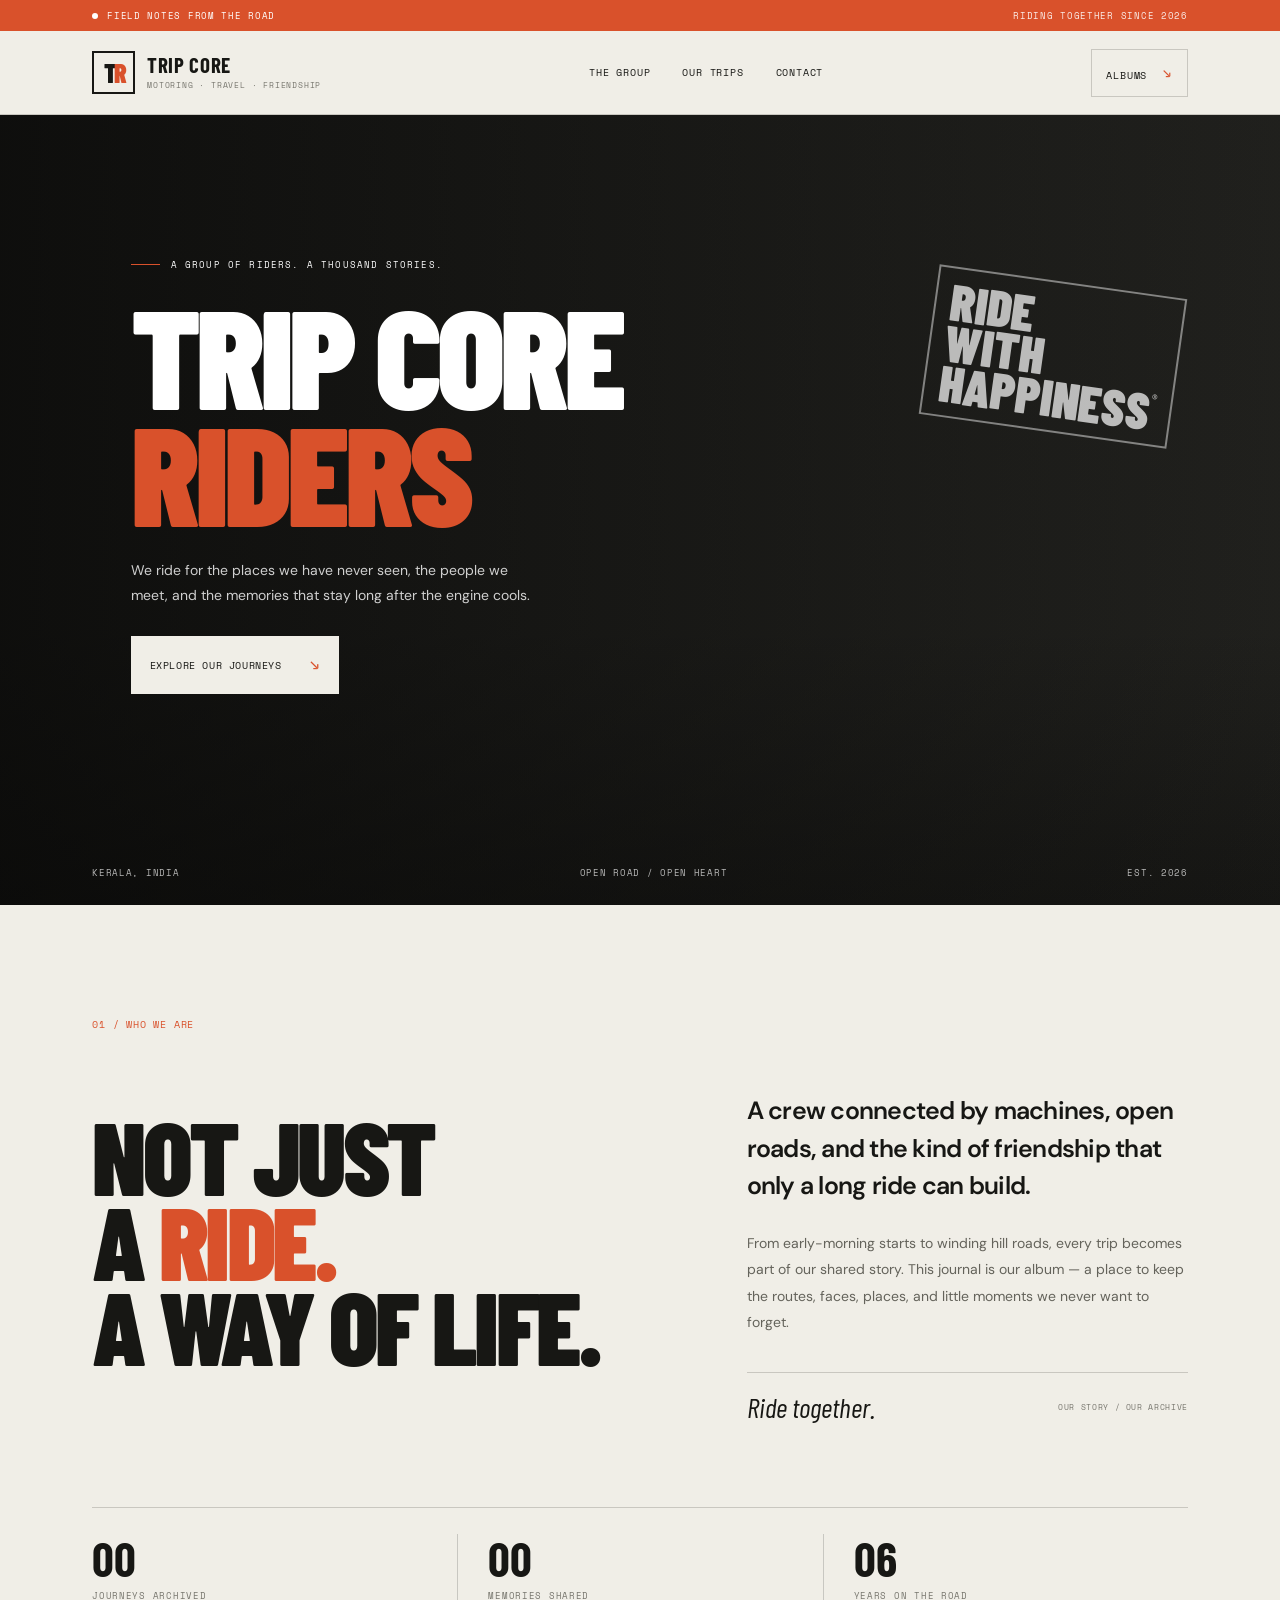
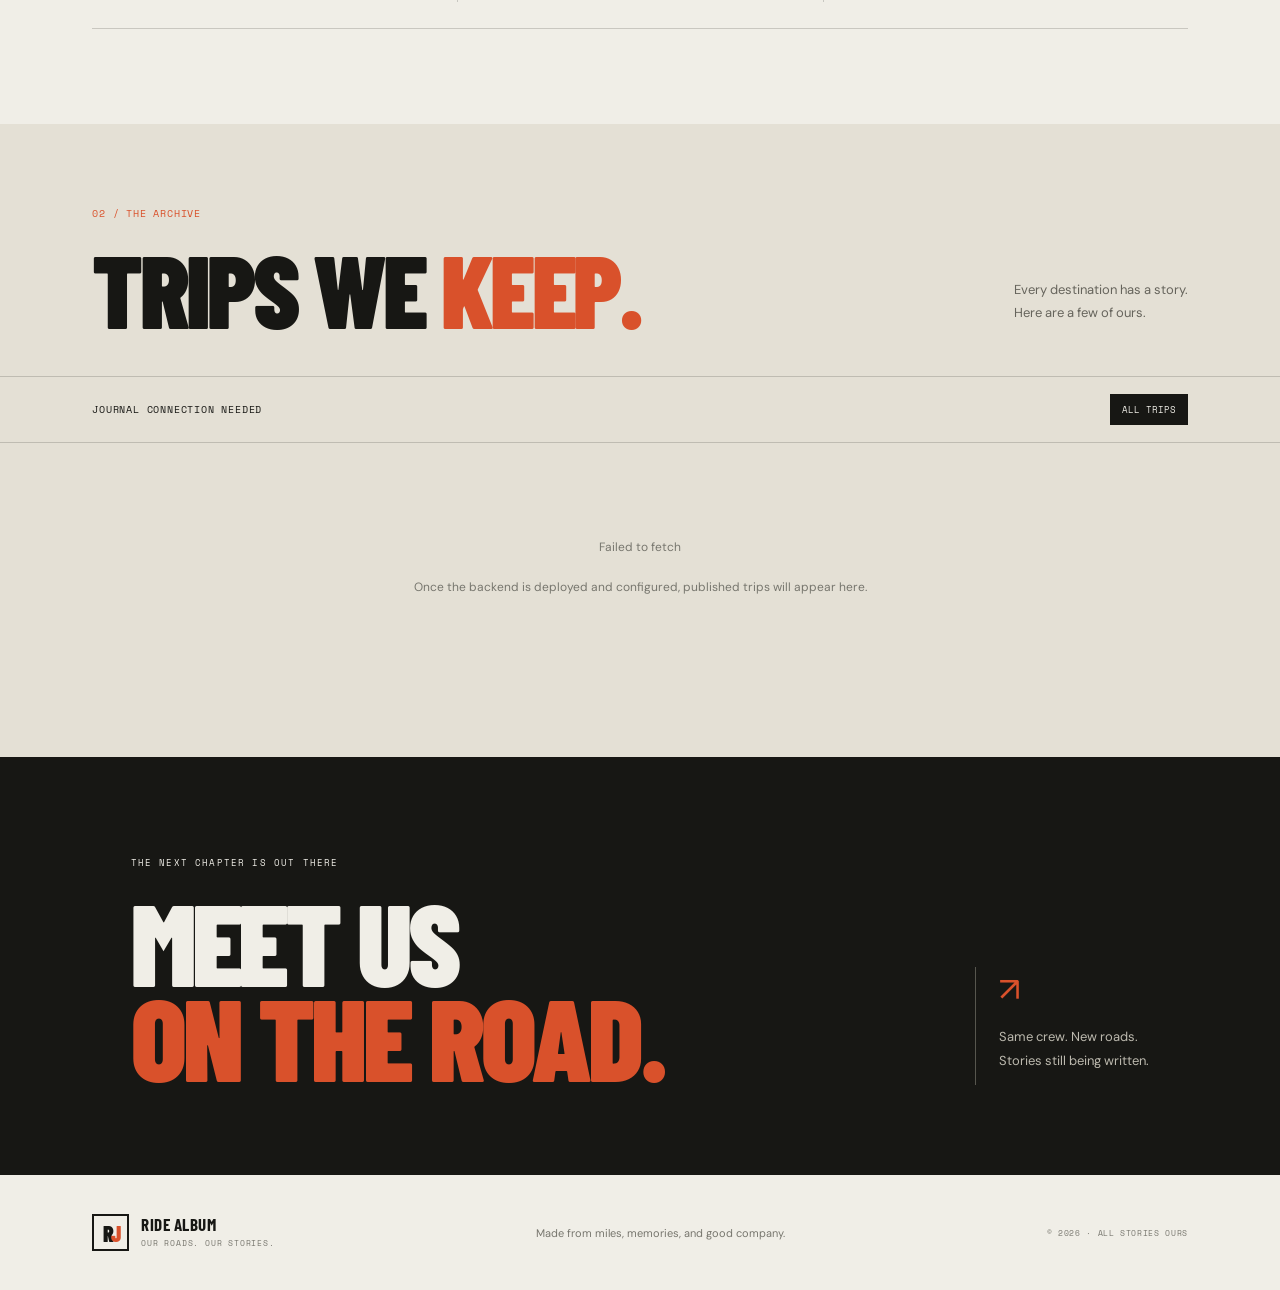
<file: index.html>
<!doctype html>
<html lang="en">
<head>
  <meta charset="utf-8">
  <meta name="viewport" content="width=device-width, initial-scale=1">
  <meta name="theme-color" content="#11110f">
  <meta name="description" content="A visual archive of our riding group's journeys, roads, and memories.">
  <title>RIDE ALBUMS — Our Roads, Our Stories</title>
  <link rel="preconnect" href="https://fonts.googleapis.com">
  <link href="https://fonts.googleapis.com/css2?family=Barlow+Condensed:wght@500;600;700;800;900&family=DM+Sans:wght@400;500;600;700&family=Space+Mono:wght@400;700&display=swap" rel="stylesheet">
  <link rel="stylesheet" href="style.css">
</head>
<body>
  <div class="announcement"><span class="live-dot"></span> FIELD NOTES FROM THE ROAD <span class="announcement-right">RIDING TOGETHER SINCE <span id="since-year">2026</span></span></div>
  <header class="site-header">
    <a class="brand" href="index.html" aria-label="Home">
      <span class="brand-mark">T<span>R</span></span>
      <span class="brand-copy"><strong id="brand-name">TRIP CORE</strong><small>MOTORING · TRAVEL · FRIENDSHIP</small></span>
    </a>
    <button class="menu-toggle" id="menu-toggle" aria-label="Toggle navigation">☰</button>
    <nav class="main-nav" id="main-nav">
      <a href="#about">THE GROUP</a><a href="#trips">OUR TRIPS</a><a href="#footer">CONTACT</a>
    </nav>
    <a class="header-index" href="#trips">ALBUMS <span>↘</span></a>
  </header>

  <main>
    <section class="hero">
      <div class="hero-image" id="hero-image"></div>
      <div class="hero-shade"></div>
      <div class="hero-content">
        <p class="eyebrow"><span class="eyebrow-line"></span> A GROUP OF RIDERS. A THOUSAND STORIES.</p>
        <h1 id="hero-title">TRIP CORE<br><em>RIDERS</em></h1>
        <p class="hero-description" id="hero-description">We ride for the places we have never seen, the people we meet, and the memories that stay long after the engine cools.</p>
        <a class="button button-light" href="#trips">EXPLORE OUR JOURNEYS <span>↘</span></a>
      </div>
      <div class="hero-foot"><span>KERALA, INDIA</span><span>OPEN ROAD / OPEN HEART</span><span>EST. <span id="hero-year">2026</span></span></div>
      <div class="hero-stamp">RIDE<br>WITH<br>HAPPINESS<span>®</span></div>
    </section>

    <section class="intro-section section-pad" id="about">
      <div class="section-kicker">01 / WHO WE ARE</div>
      <div class="intro-grid">
        <h2 id="about-heading">NOT JUST<br>A <em>RIDE.</em><br>A WAY OF LIFE.</h2>
        <div class="intro-copy">
          <p class="intro-lead" id="about-short">A crew connected by machines, open roads, and the kind of friendship that only a long ride can build.</p>
          <p id="about-long">From early-morning starts to winding hill roads, every trip becomes part of our shared story. This journal is our album — a place to keep the routes, faces, places, and little moments we never want to forget.</p>
          <div class="signature-line"><span class="signature">Ride together.</span><span class="mono">OUR STORY / OUR ARCHIVE</span></div>
        </div>
      </div>
      <div class="stats-row">
        <div><strong id="stat-trips">00</strong><span>JOURNEYS ARCHIVED</span></div>
        <div><strong id="stat-photos">00</strong><span>MEMORIES SHARED</span></div>
        <div><strong id="stat-years">06</strong><span>YEARS ON THE ROAD</span></div>
      </div>
    </section>

    <section class="archive-section" id="trips">
      <div class="archive-top section-pad">
        <div><div class="section-kicker">02 / THE ARCHIVE</div><h2>TRIPS WE <em>KEEP.</em></h2></div>
        <p>Every destination has a story.<br>Here are a few of ours.</p>
      </div>
      <div class="trip-toolbar section-pad">
        <span class="mono" id="archive-count">LOADING THE ARCHIVE...</span>
        <div class="filters" id="filters"><button class="filter active" data-filter="all">ALL TRIPS</button></div>
      </div>
      <div class="trip-grid section-pad" id="trip-grid">
        <div class="loading-card"><span class="loader"></span><p>Opening the Album...</p></div>
      </div>
      <div class="empty-state hidden" id="empty-state"><span>ALBUM IS LOADING.</span><p>Our first story will appear here once the admin publishes a trip.</p></div>
    </section>

    <section class="closing-banner">
      <div class="closing-text"><p class="eyebrow">THE NEXT CHAPTER IS OUT THERE</p><h2>MEET US<br><em>ON THE ROAD.</em></h2></div>
      <div class="closing-note"><span class="closing-arrow">↗</span><p>Same crew. New roads.<br>Stories still being written.</p></div>
    </section>
  </main>

  <footer class="site-footer section-pad" id="footer">
    <a class="brand footer-brand" href="#"><span class="brand-mark">R<span>J</span></span><span class="brand-copy"><strong id="footer-brand">RIDE ALBUM</strong><small>OUR ROADS. OUR STORIES.</small></span></a>
    <p id="footer-note">Made from miles, memories, and good company.</p>
    <span class="mono">© <span id="current-year"></span> · ALL STORIES OURS</span>
  </footer>

  <div class="modal hidden" id="trip-modal" aria-hidden="true">
    <div class="modal-backdrop" data-close-modal></div>
    <article class="trip-story" role="dialog" aria-modal="true" aria-labelledby="story-title">
      <button class="modal-close" data-close-modal aria-label="Close story">×</button>
      <div class="story-cover" id="story-cover"></div>
      <div class="story-body">
        <p class="eyebrow" id="story-meta">TRIP STORY / 01</p>
        <h2 id="story-title">Trip title</h2>
        <p class="story-subtitle" id="story-subtitle"></p>
        <div class="story-copy" id="story-copy"></div>
        <div class="story-gallery" id="story-gallery"></div>
        <p class="story-end">END OF STORY <span>✳</span></p>
      </div>
    </article>
  </div>
  <script src="app.js"></script>
</body>
</html>
</file>
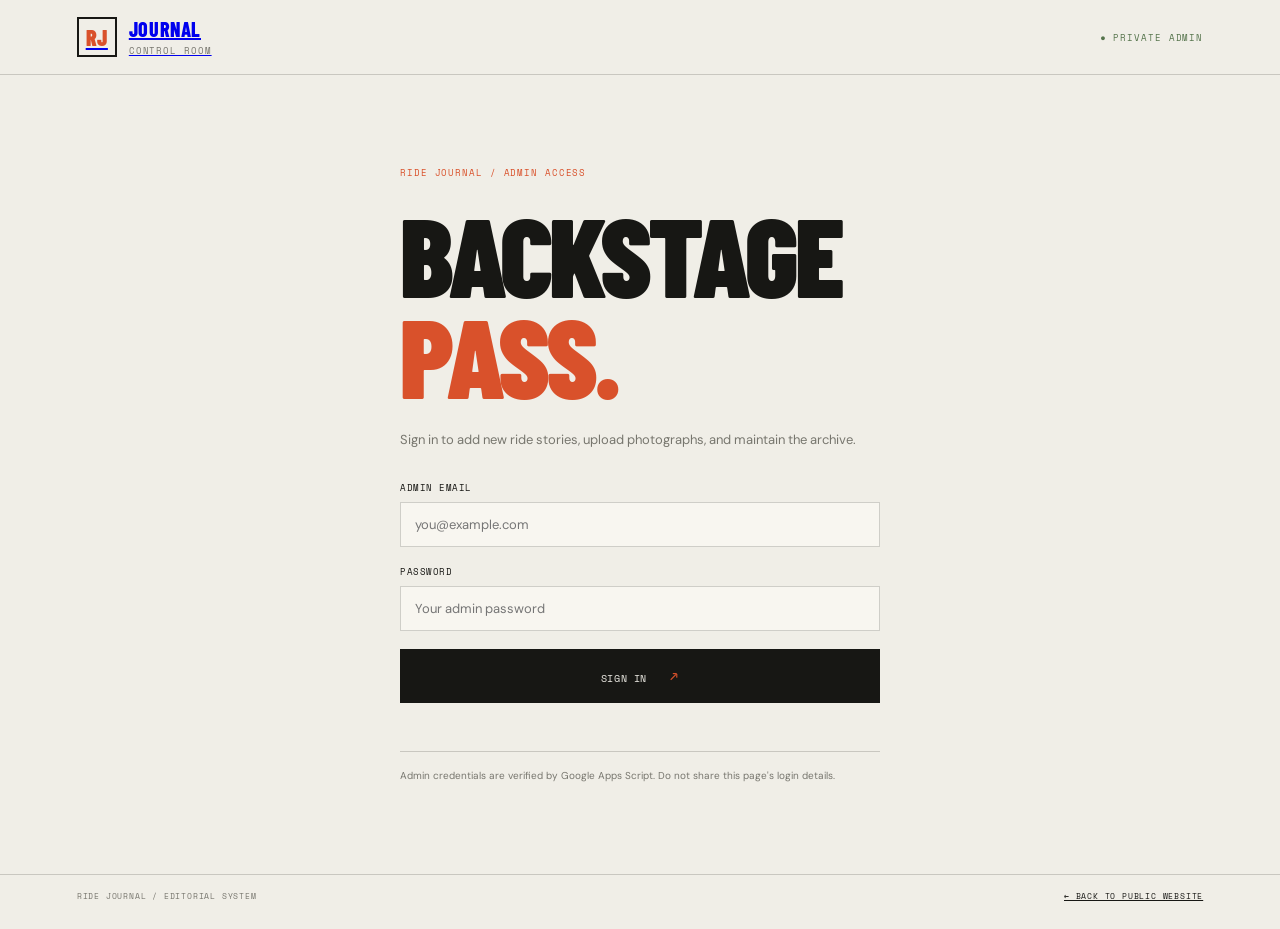
<file: admin.html>
<!doctype html>
<html lang="en">
<head>
  <meta charset="utf-8"><meta name="viewport" content="width=device-width,initial-scale=1"><meta name="theme-color" content="#11110f">
  <title>Journal Admin — Ride Journal</title>
  <link href="https://fonts.googleapis.com/css2?family=Barlow+Condensed:wght@600;700;800;900&family=DM+Sans:wght@400;500;600;700&family=Space+Mono:wght@400;700&display=swap" rel="stylesheet">
  <link rel="stylesheet" href="admin.css">
</head>
<body>
  <header class="admin-top"><a class="admin-brand" href="index.html"><span class="brand-symbol">RJ</span><span>JOURNAL <b>CONTROL ROOM</b></span></a><span class="secure-label">● PRIVATE ADMIN</span></header>
  <main class="admin-wrap">
    <section class="login-panel" id="login-panel">
      <p class="eyebrow">RIDE JOURNAL / ADMIN ACCESS</p><h1>BACKSTAGE<br><em>PASS.</em></h1>
      <p class="muted">Sign in to add new ride stories, upload photographs, and maintain the archive.</p>
      <form id="login-form">
        <label>ADMIN EMAIL<input type="email" id="login-email" autocomplete="username" required placeholder="you@example.com"></label>
        <label>PASSWORD<input type="password" id="login-password" autocomplete="current-password" required placeholder="Your admin password"></label>
        <button class="primary" type="submit">SIGN IN <span>↗</span></button>
        <p class="form-message" id="login-message" role="status"></p>
      </form>
      <p class="security-note">Admin credentials are verified by Google Apps Script. Do not share this page's login details.</p>
    </section>

    <section class="dashboard hidden" id="dashboard">
      <div class="dashboard-head"><div><p class="eyebrow">THE EDITOR'S DESK</p><h1>YOUR <em>JOURNAL.</em></h1></div><button class="outline" id="logout-button">LOG OUT</button></div>
      <div class="tabs"><button class="tab active" data-tab="trip-editor">TRIP EDITOR</button><button class="tab" data-tab="site-editor">SITE DETAILS</button><button class="tab" data-tab="published">PUBLISHED ARCHIVE</button></div>

      <section class="tab-panel" id="trip-editor">
        <div class="panel-title"><div><p class="eyebrow">NEW STORY / EDIT STORY</p><h2>ADD TO THE <em>ARCHIVE.</em></h2></div><span class="step-number">01</span></div>
        <form id="trip-form" class="editor-form">
          <input type="hidden" id="trip-id">
          <div class="form-grid">
            <label>TRIP TITLE *<input id="trip-title" required maxlength="140" placeholder="The road to Munnar"></label>
            <label>DESTINATION *<input id="trip-destination" required maxlength="140" placeholder="Munnar, Kerala"></label>
            <label>TRIP DATE<input id="trip-date" type="date"></label>
            <label>CATEGORY<input id="trip-category" maxlength="60" placeholder="Mountain ride / Coastal ride"></label>
            <label class="full">SHORT CAPTION<input id="trip-short" maxlength="220" placeholder="One line that captures the journey"></label>
            <label class="full">TRIP STORY / LONG CAPTION<textarea id="trip-story" rows="6" placeholder="Write the story behind this ride..."></textarea></label>
            <label>STATUS<select id="trip-status"><option value="published">Publish on website</option><option value="draft">Save as draft</option></select></label>
            <label>COVER PHOTO<select id="cover-select"><option value="">Use first uploaded photo</option></select></label>
          </div>
          <div class="upload-box">
            <div class="upload-head"><div><p class="eyebrow">VISUAL ARCHIVE</p><h3>PHOTOGRAPHS <em>FROM THE RIDE.</em></h3><p class="muted">Choose multiple images. Images are resized before upload to make mobile publishing easier.</p></div><label class="upload-button">＋ ADD PHOTOS<input type="file" id="photo-input" accept="image/*" multiple></label></div>
            <div id="photo-preview" class="photo-preview"><div class="empty-upload">No photos selected yet. Add at least one image for a visual trip story.</div></div>
          </div>
          <div class="editor-actions"><button class="primary" id="save-trip-button" type="submit">SAVE TRIP STORY <span>↗</span></button><button class="outline" type="button" id="reset-trip-button">CLEAR FORM</button><p class="form-message" id="trip-message" role="status"></p></div>
        </form>
      </section>

      <section class="tab-panel hidden" id="site-editor">
        <div class="panel-title"><div><p class="eyebrow">HOMEPAGE / GROUP IDENTITY</p><h2>SET THE <em>SCENE.</em></h2></div><span class="step-number">02</span></div>
        <form id="settings-form" class="editor-form">
          <div class="form-grid">
            <label>GROUP / WEBSITE NAME<input id="setting-name" required placeholder="RIDE JOURNAL"></label>
            <label>ESTABLISHED YEAR<input id="setting-year" type="number" min="1900" max="2100" placeholder="2020"></label>
            <label class="full">HERO IMAGE URL (OPTIONAL)<input id="setting-hero" type="url" placeholder="https://..."></label>
            <label class="full">HERO DESCRIPTION<textarea id="setting-hero-description" rows="3" placeholder="A short introduction shown on the homepage"></textarea></label>
            <label>ABOUT HEADING<input id="setting-about-heading" placeholder="NOT JUST A RIDE. A WAY OF LIFE."></label>
            <label>SHORT GROUP INTRODUCTION<input id="setting-about-short" placeholder="A crew connected by open roads..."></label>
            <label class="full">ABOUT THE GROUP<textarea id="setting-about-long" rows="4" placeholder="Tell visitors about your group"></textarea></label>
            <label class="full">FOOTER NOTE<input id="setting-footer" placeholder="Made from miles, memories, and good company."></label>
          </div>
          <div class="editor-actions"><button class="primary" type="submit">SAVE WEBSITE DETAILS <span>↗</span></button><p class="form-message" id="settings-message" role="status"></p></div>
        </form>
      </section>

      <section class="tab-panel hidden" id="published">
        <div class="panel-title"><div><p class="eyebrow">ALL STORIES / DRAFTS INCLUDED</p><h2>THE <em>ARCHIVE.</em></h2></div><span class="step-number">03</span></div>
        <div id="admin-trip-list" class="admin-trip-list"><p class="muted">Loading trips…</p></div>
      </section>
    </section>
  </main>
  <footer class="admin-footer"><span>RIDE JOURNAL / EDITORIAL SYSTEM</span><a href="index.html">← BACK TO PUBLIC WEBSITE</a></footer>
  <script src="admin.js"></script>
</body>
</html>
</file>
<file: style.css>
:root{--ink:#171714;--paper:#f0eee7;--paper2:#e4e0d5;--orange:#d9512b;--muted:#77766e;--line:rgba(23,23,20,.18);--display:"Barlow Condensed",Impact,sans-serif;--body:"DM Sans",sans-serif;--mono:"Space Mono",monospace}
*{box-sizing:border-box}html{scroll-behavior:smooth}body{margin:0;background:var(--paper);color:var(--ink);font-family:var(--body);-webkit-font-smoothing:antialiased}a{color:inherit;text-decoration:none}button{font:inherit}.hidden{display:none!important}.section-pad{padding-left:7.2vw;padding-right:7.2vw}.mono,.eyebrow,.section-kicker,.announcement,.main-nav,.header-index,.hero-foot,.stats-row span,.trip-toolbar,.trip-category,.story-end{font-family:var(--mono);font-size:10px;letter-spacing:.08em}
.announcement{height:31px;background:var(--orange);color:#fff;display:flex;align-items:center;padding:0 7.2vw;gap:9px;font-size:9px}.live-dot{width:6px;height:6px;border-radius:50%;background:#fff;display:inline-block}.announcement-right{margin-left:auto;opacity:.9}
.site-header{height:84px;padding:0 7.2vw;display:flex;align-items:center;justify-content:space-between;border-bottom:1px solid var(--line);gap:20px}.brand{display:flex;align-items:center;gap:12px}.brand-mark{display:flex;align-items:center;justify-content:center;width:43px;height:43px;border:2px solid var(--ink);font-family:var(--display);font-weight:900;font-size:26px;letter-spacing:-3px}.brand-mark span{color:var(--orange)}.brand-copy{display:flex;flex-direction:column;gap:4px}.brand-copy strong{font-family:var(--display);font-size:21px;line-height:1;letter-spacing:.03em}.brand-copy small{font-family:var(--mono);font-size:8px;letter-spacing:.1em;color:var(--muted)}.main-nav{display:flex;gap:32px}.main-nav a{transition:color .2s}.main-nav a:hover{color:var(--orange)}.header-index{border:1px solid var(--line);padding:11px 14px}.header-index span{color:var(--orange);font-size:16px;margin-left:8px}.menu-toggle{display:none;background:none;border:0;font-size:25px}
.hero{min-height:650px;height:min(78vw,790px);max-height:850px;position:relative;overflow:hidden;background:#262622;color:#fff}.hero-image,.hero-shade{position:absolute;inset:0}.hero-image{background-image:linear-gradient(90deg,rgba(0,0,0,.1),rgba(0,0,0,.1)),url("https://images.unsplash.com/photo-1558981806-ec527fa84c39?auto=format&fit=crop&w=2200&q=85");background-size:cover;background-position:center 56%;transform:scale(1.01);transition:background-image .4s}.hero-shade{background:linear-gradient(90deg,rgba(8,8,7,.76) 0%,rgba(8,8,7,.42) 47%,rgba(8,8,7,.08) 100%),linear-gradient(0deg,rgba(8,8,7,.42),transparent 35%)}.hero-content{position:absolute;left:10.2vw;top:17%;max-width:690px}.eyebrow{display:flex;align-items:center;gap:11px;font-size:9px;letter-spacing:.13em}.eyebrow-line{height:1px;width:29px;background:var(--orange);display:inline-block}.hero h1,.intro-grid h2,.archive-top h2,.closing-text h2{font-family:var(--display);font-weight:900;letter-spacing:-.035em;line-height:.83;margin:25px 0;font-size:clamp(76px,11vw,160px)}h1 em,h2 em{font-style:normal;color:var(--orange)}.hero-description{max-width:405px;color:rgba(255,255,255,.8);font-size:14px;line-height:1.8;margin:28px 0}.button{display:inline-flex;align-items:center;gap:27px;padding:16px 19px;font-family:var(--mono);font-size:10px;letter-spacing:.06em}.button-light{background:var(--paper);color:var(--ink)}.button span{font-size:18px;color:var(--orange)}.hero-foot{position:absolute;bottom:26px;left:7.2vw;right:7.2vw;display:flex;justify-content:space-between;color:rgba(255,255,255,.7);font-size:9px}.hero-stamp{position:absolute;right:8vw;top:21%;font-family:var(--display);font-weight:900;font-size:clamp(30px,4vw,54px);line-height:.8;color:rgba(255,255,255,.7);transform:rotate(8deg);border:2px solid rgba(255,255,255,.45);padding:12px 14px}.hero-stamp span{font:10px var(--mono);vertical-align:top}
.intro-section{padding-top:112px;padding-bottom:95px}.section-kicker{color:var(--orange);margin-bottom:25px}.intro-grid{display:grid;grid-template-columns:1.1fr .9fr;gap:9vw;align-items:center}.intro-grid h2{font-size:clamp(64px,8vw,115px);margin:0}.intro-copy{padding-top:10px;max-width:490px}.intro-lead{font-size:clamp(19px,2vw,25px);line-height:1.5;font-weight:600;letter-spacing:-.03em}.intro-copy>p:not(.intro-lead){color:#64635b;line-height:1.9;font-size:14px}.signature-line{margin-top:36px;padding-top:17px;border-top:1px solid var(--line);display:flex;justify-content:space-between;align-items:center;gap:10px}.signature{font-family:var(--display);font-style:italic;font-size:28px}.signature-line .mono{font-size:8px;color:var(--muted)}.stats-row{border-top:1px solid var(--line);border-bottom:1px solid var(--line);display:grid;grid-template-columns:repeat(3,1fr);margin-top:83px;padding:26px 0}.stats-row div{display:flex;flex-direction:column;gap:7px;padding-left:30px;border-left:1px solid var(--line)}.stats-row div:first-child{padding-left:0;border-left:0}.stats-row strong{font-family:var(--display);font-size:48px;line-height:1}.stats-row span{color:var(--muted);font-size:9px}
.archive-section{background:var(--paper2);padding-top:82px;padding-bottom:100px}.archive-top{display:flex;align-items:end;justify-content:space-between;gap:30px}.archive-top h2{font-size:clamp(65px,8vw,110px);margin:0}.archive-top>p{font-size:13px;line-height:1.8;color:#66645c;margin:0 0 6px}.trip-toolbar{display:flex;align-items:center;justify-content:space-between;gap:18px;margin-top:45px;padding-top:17px;padding-bottom:17px;border-top:1px solid var(--line);border-bottom:1px solid var(--line);font-size:9px}.filters{display:flex;gap:8px;flex-wrap:wrap}.filter{border:1px solid var(--line);background:transparent;padding:8px 11px;font:9px var(--mono);cursor:pointer}.filter.active,.filter:hover{background:var(--ink);color:var(--paper)}.trip-grid{display:grid;grid-template-columns:repeat(3,minmax(0,1fr));gap:38px 21px;padding-top:34px}.trip-card{min-width:0;cursor:pointer;group:card}.trip-photo{position:relative;overflow:hidden;aspect-ratio: .82;background:#c5c0b4}.trip-photo img{width:100%;height:100%;object-fit:cover;display:block;transition:transform .6s}.trip-card:hover .trip-photo img{transform:scale(1.045)}.trip-number{position:absolute;left:13px;top:13px;background:var(--paper);padding:7px 9px;font:9px var(--mono)}.trip-photo-count{position:absolute;right:13px;bottom:13px;background:var(--orange);color:white;padding:8px 10px;font:9px var(--mono)}.trip-card-info{padding:16px 0 0}.trip-category{color:var(--orange);font-size:9px}.trip-card h3{font-family:var(--display);font-size:clamp(27px,3vw,39px);line-height:.98;letter-spacing:-.02em;margin:9px 0 10px;text-transform:uppercase}.trip-card-bottom{display:flex;justify-content:space-between;align-items:center;border-top:1px solid var(--line);padding-top:11px;color:var(--muted);font:9px var(--mono);gap:10px}.trip-arrow{font-size:20px;color:var(--orange)}.loading-card{grid-column:1/-1;min-height:180px;display:grid;place-content:center;text-align:center;color:var(--muted);font-size:12px}.loader{width:25px;height:25px;border:2px solid #c6c1b5;border-top-color:var(--orange);border-radius:50%;animation:spin .8s linear infinite;margin:auto}@keyframes spin{to{transform:rotate(360deg)}}.empty-state{text-align:center;padding:65px 20px}.empty-state>span{font-family:var(--display);font-size:36px}.empty-state p{color:var(--muted);font-size:13px}
.closing-banner{background:var(--ink);color:var(--paper);padding:90px 10.2vw;display:flex;justify-content:space-between;align-items:end;gap:40px}.closing-text h2{font-size:clamp(65px,9vw,125px);margin:25px 0 0}.closing-note{max-width:240px;border-left:1px solid #57564e;padding-left:23px}.closing-arrow{font-size:34px;color:var(--orange)}.closing-note p{font-size:13px;line-height:1.8;color:#bcb9ae}.site-footer{min-height:115px;display:flex;align-items:center;justify-content:space-between;gap:20px}.footer-brand .brand-mark{width:37px;height:37px;font-size:22px}.footer-brand .brand-copy strong{font-size:17px}.site-footer>p{color:var(--muted);font-size:11px}.site-footer>.mono{color:var(--muted);font-size:8px}
.modal{position:fixed;inset:0;z-index:20;display:flex;justify-content:center;align-items:flex-start;padding:3vh 16px;overflow:auto}.modal-backdrop{position:fixed;inset:0;background:rgba(10,10,9,.82);backdrop-filter:blur(5px)}.trip-story{position:relative;z-index:1;background:var(--paper);width:min(900px,100%);margin:auto;box-shadow:0 20px 80px #0008}.modal-close{position:absolute;right:14px;top:14px;z-index:3;width:42px;height:42px;border:0;background:var(--paper);font-size:30px;cursor:pointer}.story-cover{height:clamp(220px,42vw,480px);background:#c6c1b5 center/cover}.story-body{padding:clamp(22px,5vw,58px)}.story-body h2{font:900 clamp(45px,8vw,88px)/.9 var(--display);letter-spacing:-.03em;text-transform:uppercase;margin:18px 0}.story-subtitle{font-size:17px;line-height:1.5;max-width:650px;font-weight:600}.story-copy{white-space:pre-line;font-size:14px;line-height:1.95;color:#5e5c55;max-width:700px;margin:22px 0 36px}.story-gallery{display:grid;grid-template-columns:repeat(2,minmax(0,1fr));gap:12px}.story-gallery figure{margin:0;min-width:0}.story-gallery figure:first-child:nth-last-child(odd){grid-column:1/-1}.story-gallery img{width:100%;display:block;max-height:600px;object-fit:cover;background:#d6d1c5}.story-gallery figcaption{font-size:11px;line-height:1.6;color:var(--muted);padding:8px 0}.story-end{display:flex;justify-content:space-between;margin-top:36px;border-top:1px solid var(--line);padding-top:15px}.story-end span{color:var(--orange);font-size:18px}
@media(max-width:900px){.section-pad{padding-left:5vw;padding-right:5vw}.site-header{padding:0 5vw}.announcement{padding:0 5vw}.main-nav{gap:17px;font-size:9px}.hero-content{left:7vw}.hero-stamp{right:6vw}.intro-grid{gap:5vw}.trip-grid{grid-template-columns:repeat(2,minmax(0,1fr))}.hero{min-height:590px}.closing-banner{padding-left:7vw;padding-right:7vw}}
@media(max-width:620px){.announcement{font-size:7px;height:27px}.announcement-right{font-size:7px}.site-header{height:70px}.brand-mark{width:37px;height:37px;font-size:23px}.brand-copy strong{font-size:17px}.brand-copy small{font-size:6.5px}.header-index{display:none}.menu-toggle{display:block;margin-left:auto}.main-nav{display:none;position:absolute;top:97px;left:0;right:0;z-index:10;background:var(--paper);padding:22px 5vw;border-bottom:1px solid var(--line);flex-direction:column;gap:20px}.main-nav.open{display:flex}.hero{height:calc(100svh - 97px);min-height:570px;max-height:740px}.hero-image{background-position:58% center}.hero-shade{background:linear-gradient(90deg,rgba(0,0,0,.68),rgba(0,0,0,.16)),linear-gradient(0deg,rgba(0,0,0,.45),transparent 45%)}.hero-content{left:6vw;right:6vw;top:20%}.hero h1{font-size:clamp(70px,17vw,110px);margin:23px 0}.hero-description{font-size:13px;max-width:320px}.hero-stamp{font-size:27px;right:7vw;top:auto;bottom:90px}.hero-foot{left:6vw;right:6vw;bottom:18px;font-size:7px}.hero-foot span:nth-child(2){display:none}.intro-section{padding-top:70px;padding-bottom:65px}.intro-grid{grid-template-columns:1fr;gap:25px}.intro-grid h2{font-size:clamp(65px,16vw,100px)}.intro-lead{font-size:21px}.intro-copy>p:not(.intro-lead){font-size:13px}.stats-row{margin-top:52px;padding:20px 0}.stats-row div{padding-left:12px}.stats-row strong{font-size:38px}.stats-row span{font-size:7px;line-height:1.5}.archive-section{padding-top:62px;padding-bottom:65px}.archive-top{align-items:start;flex-direction:column;gap:18px}.archive-top h2{font-size:clamp(65px,15vw,92px)}.archive-top>p br{display:none}.trip-toolbar{align-items:flex-start;flex-direction:column;margin-top:30px}.filters{gap:6px}.filter{font-size:8px;padding:8px}.trip-grid{grid-template-columns:1fr 1fr;gap:28px 12px;padding-top:24px}.trip-photo{aspect-ratio:.73}.trip-card h3{font-size:29px}.trip-card-bottom{font-size:8px}.trip-number{top:8px;left:8px}.trip-photo-count{bottom:8px;right:8px}.closing-banner{padding:65px 6vw;align-items:start;flex-direction:column;gap:30px}.closing-text h2{font-size:clamp(65px,15vw,95px)}.closing-note{max-width:none}.site-footer{padding-top:25px;padding-bottom:25px;align-items:flex-start;flex-direction:column;gap:18px}.site-footer>p{margin:0}.story-gallery{grid-template-columns:1fr}.story-gallery figure:first-child:nth-last-child(odd){grid-column:auto}.story-body h2{font-size:53px}.story-copy{font-size:13px}.modal{padding:0}.trip-story{min-height:100%;margin:0}.modal-close{right:8px;top:8px}.story-cover{height:260px}}
@media(prefers-reduced-motion:reduce){html{scroll-behavior:auto}*,*:before,*:after{animation-duration:.01ms!important;transition-duration:.01ms!important}}
</file>
<file: admin.css>
:root{--ink:#171714;--paper:#f0eee7;--paper2:#e4e0d5;--orange:#d9512b;--muted:#77766e;--line:rgba(23,23,20,.18);--display:"Barlow Condensed",Impact,sans-serif;--body:"DM Sans",sans-serif;--mono:"Space Mono",monospace}*{box-sizing:border-box}body{margin:0;background:var(--paper);color:var(--ink);font-family:var(--body)}button,input,textarea,select{font:inherit}button{cursor:pointer}.hidden{display:none!important}.admin-top{height:75px;padding:0 6vw;display:flex;align-items:center;justify-content:space-between;border-bottom:1px solid var(--line)}.admin-brand{display:flex;align-items:center;gap:12px;font:800 20px var(--display);letter-spacing:.03em}.brand-symbol{width:40px;height:40px;border:2px solid var(--ink);display:grid;place-items:center;font:900 22px var(--display);color:var(--orange)}.admin-brand b{display:block;font:9px var(--mono);letter-spacing:.1em;color:var(--muted);margin-top:3px}.secure-label,.eyebrow,.admin-footer,.step-number{font:9px var(--mono);letter-spacing:.1em}.secure-label{color:#55744c}.admin-wrap{width:min(1120px,88vw);margin:0 auto;min-height:calc(100vh - 130px);padding:55px 0 80px}.login-panel{width:min(480px,100%);margin:4vh auto 0}.eyebrow{color:var(--orange)}h1,h2,h3{font-family:var(--display);font-weight:900;letter-spacing:-.035em;line-height:.9}h1{font-size:clamp(70px,10vw,112px);margin:24px 0}h1 em,h2 em,h3 em{font-style:normal;color:var(--orange)}.muted{font-size:13px;line-height:1.75;color:var(--muted)}form label{display:flex;flex-direction:column;gap:8px;font:9px var(--mono);letter-spacing:.06em}input,textarea,select{width:100%;border:1px solid var(--line);border-radius:0;background:#f8f6f0;padding:13px 14px;color:var(--ink);font:13px var(--body);outline:none}input:focus,textarea:focus,select:focus{border-color:var(--orange)}textarea{resize:vertical}#login-form{display:grid;gap:18px;margin-top:30px}.primary,.outline{border:1px solid var(--ink);padding:14px 17px;font:10px var(--mono);letter-spacing:.06em}.primary{background:var(--ink);color:var(--paper)}.primary span{color:var(--orange);font-size:16px;margin-left:15px}.primary:disabled{opacity:.55;cursor:wait}.outline{background:transparent;color:var(--ink)}.primary:hover{background:var(--orange);border-color:var(--orange)}.security-note{font-size:10px;line-height:1.7;color:var(--muted);border-top:1px solid var(--line);padding-top:15px;margin-top:30px}.form-message{font-size:12px;line-height:1.5;margin:0;color:var(--orange)}.dashboard-head{display:flex;justify-content:space-between;align-items:end;gap:20px}.dashboard-head h1{font-size:clamp(60px,8vw,90px);margin:18px 0 0}.tabs{display:flex;gap:6px;border-bottom:1px solid var(--line);margin:38px 0 35px;overflow:auto}.tab{background:transparent;border:0;border-bottom:2px solid transparent;padding:14px 15px;font:9px var(--mono);white-space:nowrap}.tab.active{border-bottom-color:var(--orange);color:var(--orange)}.panel-title{display:flex;justify-content:space-between;align-items:end;margin-bottom:30px}.panel-title h2{font-size:clamp(42px,6vw,65px);margin:13px 0 0}.step-number{color:var(--orange);border:1px solid var(--line);padding:10px}.form-grid{display:grid;grid-template-columns:repeat(2,minmax(0,1fr));gap:18px}.form-grid .full{grid-column:1/-1}.upload-box{border:1px solid var(--line);padding:22px;margin-top:30px}.upload-head{display:flex;justify-content:space-between;align-items:start;gap:20px}.upload-head h3{font-size:35px;margin:10px 0}.upload-head .muted{max-width:480px;margin-bottom:0}.upload-button{flex-shrink:0;display:inline-flex;align-items:center;justify-content:center;padding:13px 15px;background:var(--orange);color:white;font:9px var(--mono);cursor:pointer}.upload-button input{display:none}.photo-preview{display:grid;grid-template-columns:repeat(4,minmax(0,1fr));gap:12px;margin-top:22px}.photo-tile{position:relative;min-width:0;background:var(--paper2)}.photo-tile img{display:block;width:100%;aspect-ratio:1;object-fit:cover}.photo-tile input{font-size:10px;padding:9px;border:0;border-top:1px solid var(--line)}.photo-tile .remove-photo{position:absolute;top:5px;right:5px;border:0;background:var(--ink);color:white;width:28px;height:28px;font-size:18px}.empty-upload{grid-column:1/-1;color:var(--muted);font-size:12px;padding:30px 10px;text-align:center;border:1px dashed var(--line)}.editor-actions{display:flex;align-items:center;gap:12px;flex-wrap:wrap;margin-top:25px}.editor-actions .form-message{flex-basis:100%}.admin-trip-list{display:grid;gap:10px}.admin-trip-row{display:grid;grid-template-columns:90px 1fr auto;gap:15px;align-items:center;border-bottom:1px solid var(--line);padding:13px 0}.admin-trip-row img{width:90px;height:70px;object-fit:cover;background:var(--paper2)}.admin-trip-row h3{font-size:26px;margin:0 0 6px}.admin-trip-row p{margin:0;font-size:10px;color:var(--muted)}.admin-trip-actions{display:flex;gap:7px;flex-wrap:wrap;justify-content:end}.admin-trip-actions button{font:9px var(--mono);padding:9px;border:1px solid var(--line);background:transparent}.admin-trip-actions button.delete{color:var(--orange)}.admin-footer{min-height:55px;border-top:1px solid var(--line);padding:15px 6vw;display:flex;justify-content:space-between;gap:15px;color:var(--muted);font-size:8px}.admin-footer a{color:var(--ink)}@media(max-width:650px){.admin-top{padding:0 5vw;height:65px}.admin-brand{font-size:17px}.secure-label{font-size:7px}.admin-wrap{width:90vw;padding:35px 0 60px}.dashboard-head{align-items:start}.dashboard-head .outline{margin-top:15px}.form-grid{grid-template-columns:1fr}.form-grid .full{grid-column:auto}.upload-head{flex-direction:column}.upload-head h3{font-size:30px}.photo-preview{grid-template-columns:repeat(2,minmax(0,1fr))}.admin-trip-row{grid-template-columns:65px 1fr;gap:10px}.admin-trip-row img{width:65px;height:65px}.admin-trip-row h3{font-size:23px}.admin-trip-actions{grid-column:1/-1;justify-content:start}.admin-footer{flex-direction:column}.panel-title h2{font-size:45px}}
</file>
